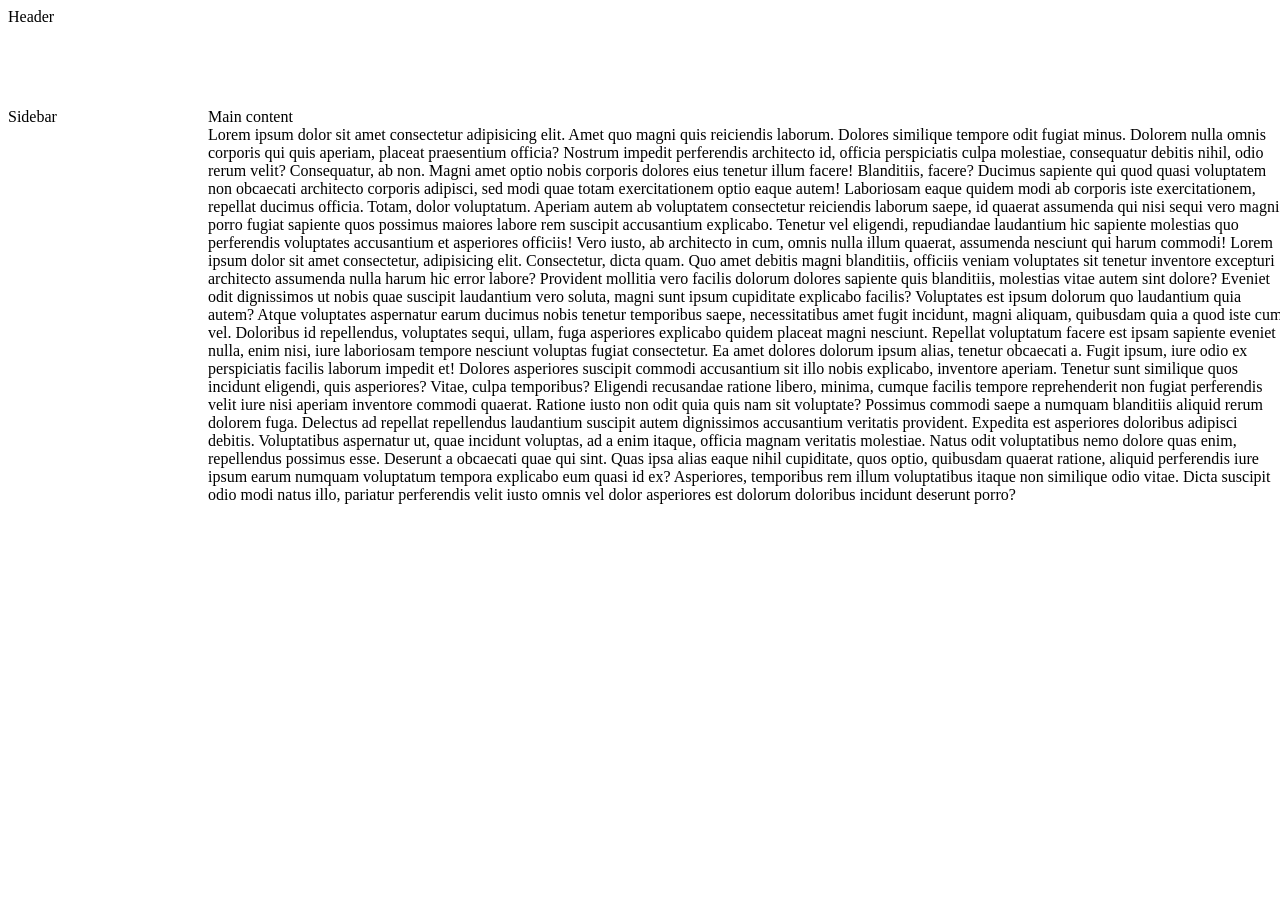
<file: grid/grid1/index.html>
<!DOCTYPE html>
<html lang="en">
<head>
    <meta charset="UTF-8">
    <meta name="viewport" content="width=device-width, initial-scale=1.0">
    <link rel="stylesheet" href="style.css">
    <title>GRID1</title>
</head>
<body>

    <main>
        <div class="grid"> 
             <header>Header</header>
             <aside>Sidebar</aside>
             <main>Main content
                 <div>Lorem ipsum dolor sit amet consectetur adipisicing elit. Amet quo magni quis reiciendis laborum. Dolores similique tempore odit fugiat minus. Dolorem nulla omnis corporis qui quis aperiam, placeat praesentium officia?
                 Nostrum impedit perferendis architecto id, officia perspiciatis culpa molestiae, consequatur debitis nihil, odio rerum velit? Consequatur, ab non. Magni amet optio nobis corporis dolores eius tenetur illum facere! Blanditiis, facere?
                 Ducimus sapiente qui quod quasi voluptatem non obcaecati architecto corporis adipisci, sed modi quae totam exercitationem optio eaque autem! Laboriosam eaque quidem modi ab corporis iste exercitationem, repellat ducimus officia.
                 Totam, dolor voluptatum. Aperiam autem ab voluptatem consectetur reiciendis laborum saepe, id quaerat assumenda qui nisi sequi vero magni porro fugiat sapiente quos possimus maiores labore rem suscipit accusantium explicabo.
                 Tenetur vel eligendi, repudiandae laudantium hic sapiente molestias quo perferendis voluptates accusantium et asperiores officiis! Vero iusto, ab architecto in cum, omnis nulla illum quaerat, assumenda nesciunt qui harum commodi!
                 Lorem ipsum dolor sit amet consectetur, adipisicing elit. Consectetur, dicta quam. Quo amet debitis magni blanditiis, officiis veniam voluptates sit tenetur inventore excepturi architecto assumenda nulla harum hic error labore?
                 Provident mollitia vero facilis dolorum dolores sapiente quis blanditiis, molestias vitae autem sint dolore? Eveniet odit dignissimos ut nobis quae suscipit laudantium vero soluta, magni sunt ipsum cupiditate explicabo facilis?
                 Voluptates est ipsum dolorum quo laudantium quia autem? Atque voluptates aspernatur earum ducimus nobis tenetur temporibus saepe, necessitatibus amet fugit incidunt, magni aliquam, quibusdam quia a quod iste cum vel.
                 Doloribus id repellendus, voluptates sequi, ullam, fuga asperiores explicabo quidem placeat magni nesciunt. Repellat voluptatum facere est ipsam sapiente eveniet nulla, enim nisi, iure laboriosam tempore nesciunt voluptas fugiat consectetur.
                 Ea amet dolores dolorum ipsum alias, tenetur obcaecati a. Fugit ipsum, iure odio ex perspiciatis facilis laborum impedit et! Dolores asperiores suscipit commodi accusantium sit illo nobis explicabo, inventore aperiam.
                 Tenetur sunt similique quos incidunt eligendi, quis asperiores? Vitae, culpa temporibus? Eligendi recusandae ratione libero, minima, cumque facilis tempore reprehenderit non fugiat perferendis velit iure nisi aperiam inventore commodi quaerat.
                 Ratione iusto non odit quia quis nam sit voluptate? Possimus commodi saepe a numquam blanditiis aliquid rerum dolorem fuga. Delectus ad repellat repellendus laudantium suscipit autem dignissimos accusantium veritatis provident.
                 Expedita est asperiores doloribus adipisci debitis. Voluptatibus aspernatur ut, quae incidunt voluptas, ad a enim itaque, officia magnam veritatis molestiae. Natus odit voluptatibus nemo dolore quas enim, repellendus possimus esse.
                 Deserunt a obcaecati quae qui sint. Quas ipsa alias eaque nihil cupiditate, quos optio, quibusdam quaerat ratione, aliquid perferendis iure ipsum earum numquam voluptatum tempora explicabo eum quasi id ex?
                 Asperiores, temporibus rem illum voluptatibus itaque non similique odio vitae. Dicta suscipit odio modi natus illo, pariatur perferendis velit iusto omnis vel dolor asperiores est dolorum doloribus incidunt deserunt porro?</div>
             </main>
        </div>
    </main>
    
</body>
</html>
</file>
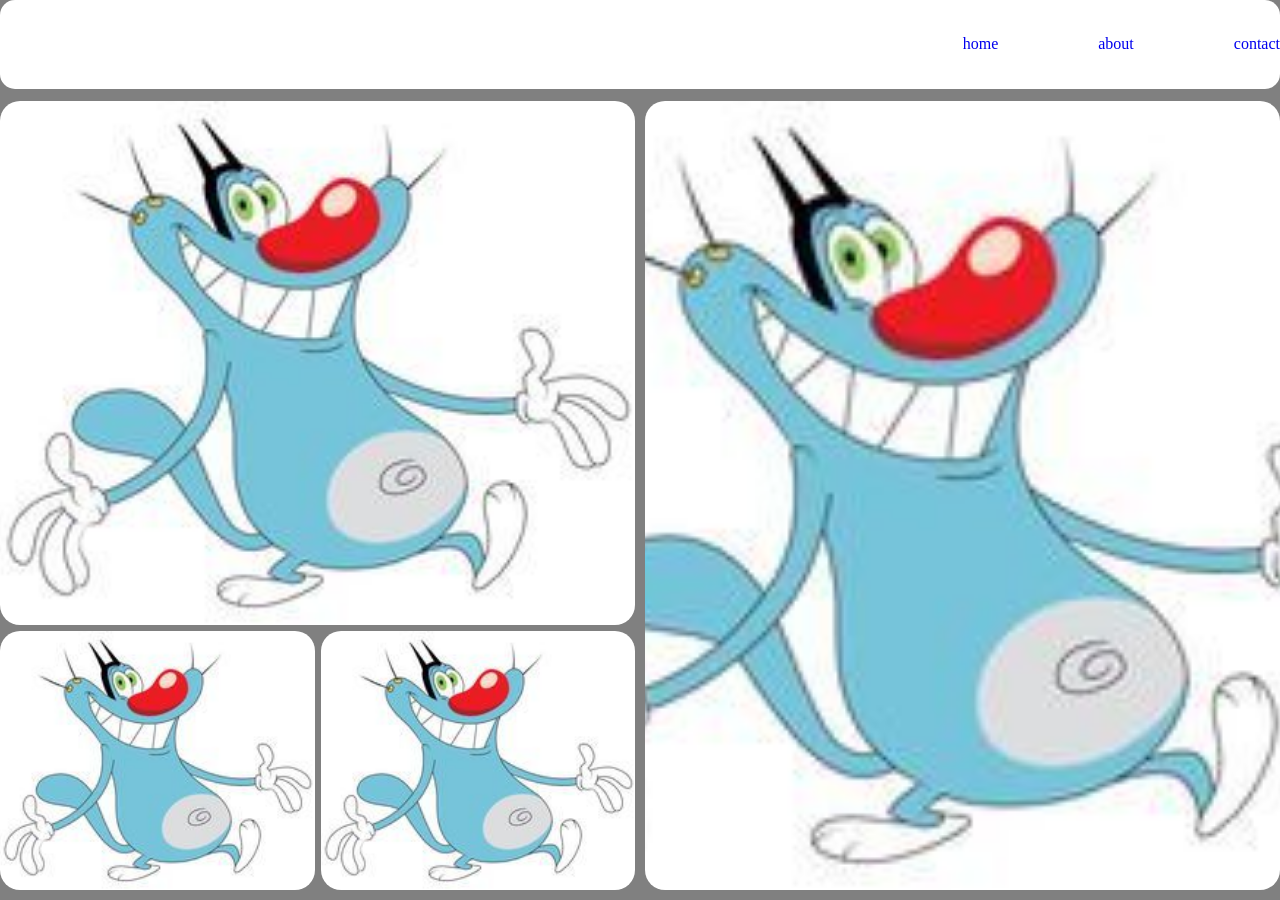
<file: grid/grid2/index.html>
<!DOCTYPE html>
<html lang="en">
<head>
    <meta charset="UTF-8">
    <meta name="viewport" content="width=device-width, initial-scale=1.0">
    <link rel="stylesheet" href="style.css">
    <title>GRID-2</title>
</head>
<body>

    <nav>
           <ul>
            <li><a href="#">home</a></li>
            <li><a href="#">about</a></li>
            <li><a href="#">contact</a></li>
           </ul>
    </nav>
    
    <main>

         <section id="sec-1">
             <div id="mainin"></div>
             <div id="sub1"></div>
             <div id="sub2"></div>
         </section>


         <section id="sec-2">
            
         </section>
    </main>
</body>
</html>
</file>
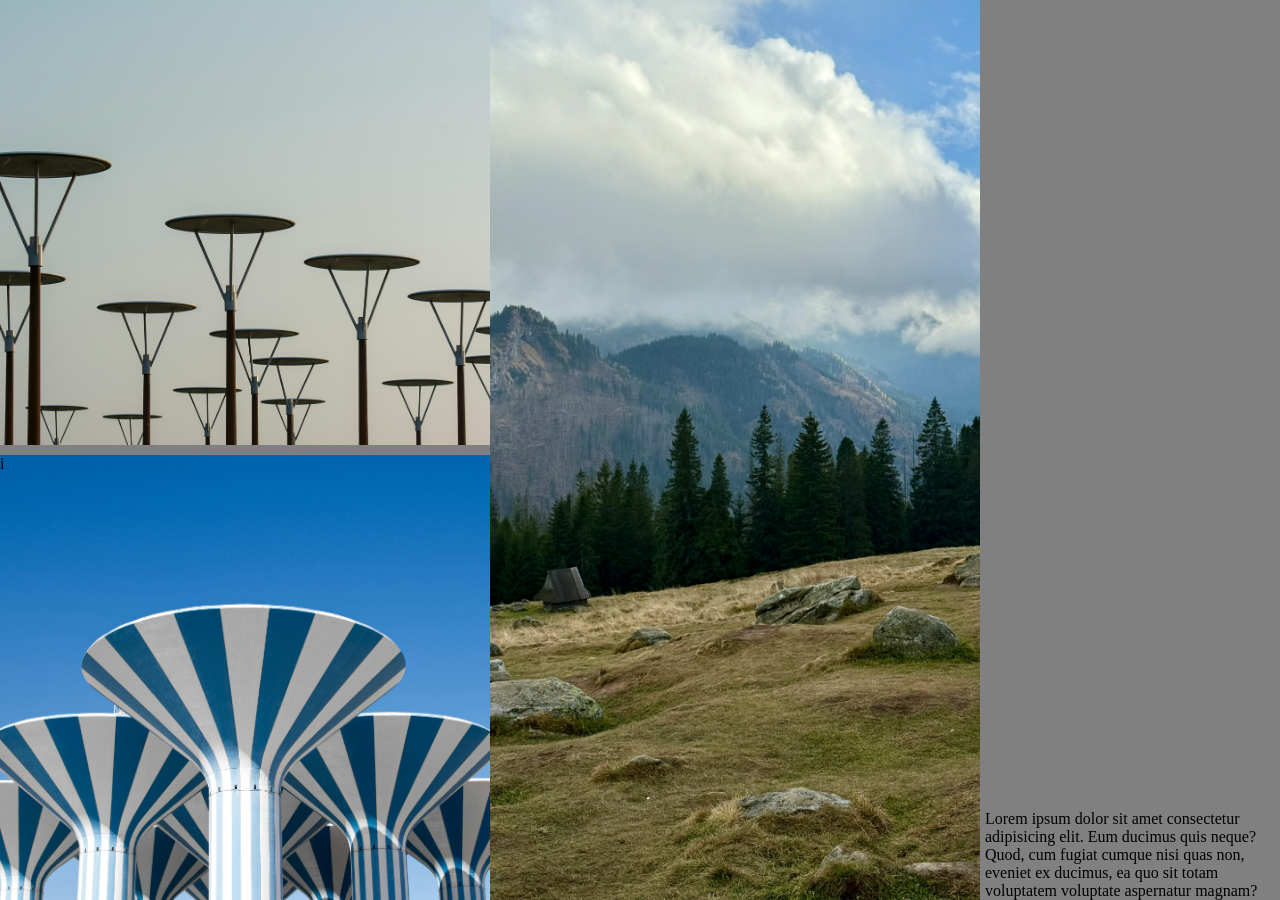
<file: grid/grid3/index.html>
<!DOCTYPE html>
<html lang="en">
<head>
    <meta charset="UTF-8">
    <meta name="viewport" content="width=device-width, initial-scale=1.0">
    <link rel="stylesheet" href="style.css">
    <title>GRID-3</title>
</head>
<body>
    
     <main>
          <section class="first">
             <div class="first-div">
               
             </div>
             <div class="second-div">
          i 
             </div>
          </section>
          <section class="second"></section>
          <section class="sidebar">
            <div>Lorem ipsum dolor sit amet consectetur adipisicing elit. Eum ducimus quis neque? Quod, cum fugiat cumque nisi quas non, eveniet ex ducimus, ea quo sit totam voluptatem voluptate aspernatur magnam?</div>
          </section>
          
     </main>

    
</body>
</html>
</file>
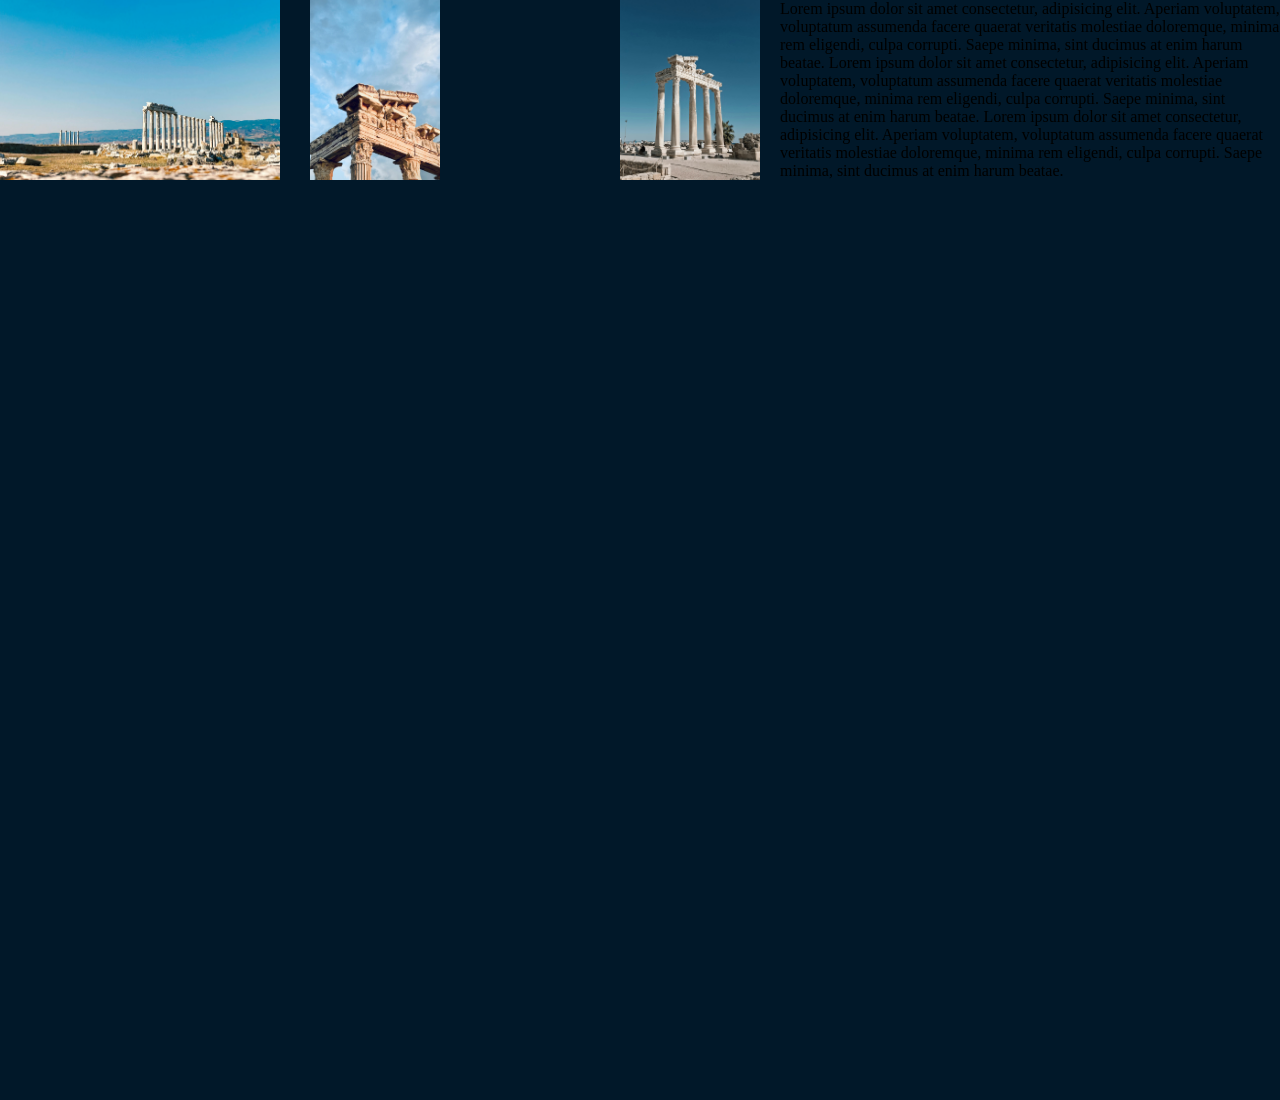
<file: grid/grid4/index.html>
<!DOCTYPE html>
<html lang="en">
<head>
    <meta charset="UTF-8">
    <meta name="viewport" content="width=device-width, initial-scale=1.0">
    <link rel="stylesheet" href="style.css">
    <title>GRID-4</title>
</head>
<body>
    <main>
         <section class="first"></section>
         <section class="second"></section>
         <section class="third"></section>
         <section class="fourth"></section>
         <section class="sidebar">
            Lorem ipsum dolor sit amet consectetur,
             adipisicing elit. Aperiam voluptatem,
              voluptatum assumenda facere quaerat 
              veritatis molestiae doloremque, minima
               rem eligendi, culpa corrupti. Saepe minima,
             sint ducimus at enim harum beatae.
               Lorem ipsum dolor sit amet consectetur,
             adipisicing elit. Aperiam voluptatem,
              voluptatum assumenda facere quaerat 
              veritatis molestiae doloremque, minima
               rem eligendi, culpa corrupti. Saepe minima,
             sint ducimus at enim harum beatae.
               Lorem ipsum dolor sit amet consectetur,
             adipisicing elit. Aperiam voluptatem,
              voluptatum assumenda facere quaerat 
              veritatis molestiae doloremque, minima
               rem eligendi, culpa corrupti. Saepe minima,
             sint ducimus at enim harum beatae.
         </section>

         <section class="fifth"></section>
    </main>
</body>
</html>
</file>
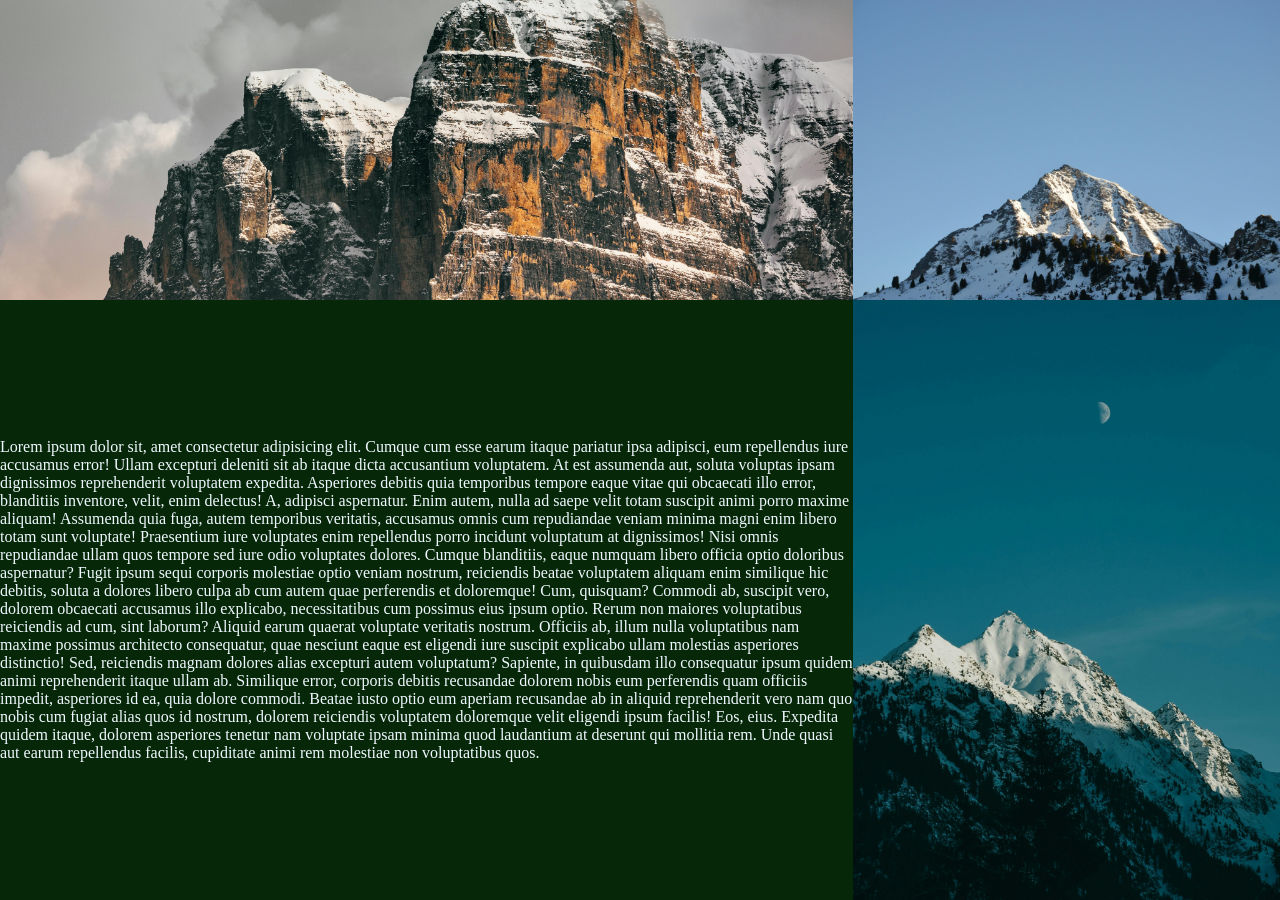
<file: grid/grid5/index.html>
<!DOCTYPE html>
<html lang="en">
<head>
    <meta charset="UTF-8">
    <meta name="viewport" content="width=device-width, initial-scale=1.0">
    <link rel="stylesheet" href="style.css">
    <title>GRID-5</title>
</head>
<body>
    <main>
          <section class="first"></section>
          <section class="second"></section>
          <section class="content">
            Lorem ipsum dolor sit, amet consectetur adipisicing elit. Cumque cum esse earum itaque pariatur ipsa adipisci, eum repellendus iure accusamus error! Ullam excepturi deleniti sit ab itaque dicta accusantium voluptatem.
            At est assumenda aut, soluta voluptas ipsam dignissimos reprehenderit voluptatem expedita. Asperiores debitis quia temporibus tempore eaque vitae qui obcaecati illo error, blanditiis inventore, velit, enim delectus! A, adipisci aspernatur.
            Enim autem, nulla ad saepe velit totam suscipit animi porro maxime aliquam! Assumenda quia fuga, autem temporibus veritatis, accusamus omnis cum repudiandae veniam minima magni enim libero totam sunt voluptate!
            Praesentium iure voluptates enim repellendus porro incidunt voluptatum at dignissimos! Nisi omnis repudiandae ullam quos tempore sed iure odio voluptates dolores. Cumque blanditiis, eaque numquam libero officia optio doloribus aspernatur?
            Fugit ipsum sequi corporis molestiae optio veniam nostrum, reiciendis beatae voluptatem aliquam enim similique hic debitis, soluta a dolores libero culpa ab cum autem quae perferendis et doloremque! Cum, quisquam?
            Commodi ab, suscipit vero, dolorem obcaecati accusamus illo explicabo, necessitatibus cum possimus eius ipsum optio. Rerum non maiores voluptatibus reiciendis ad cum, sint laborum? Aliquid earum quaerat voluptate veritatis nostrum.
            Officiis ab, illum nulla voluptatibus nam maxime possimus architecto consequatur, quae nesciunt eaque est eligendi iure suscipit explicabo ullam molestias asperiores distinctio! Sed, reiciendis magnam dolores alias excepturi autem voluptatum?
            Sapiente, in quibusdam illo consequatur ipsum quidem animi reprehenderit itaque ullam ab. Similique error, corporis debitis recusandae dolorem nobis eum perferendis quam officiis impedit, asperiores id ea, quia dolore commodi.
            Beatae iusto optio eum aperiam recusandae ab in aliquid reprehenderit vero nam quo nobis cum fugiat alias quos id nostrum, dolorem reiciendis voluptatem doloremque velit eligendi ipsum facilis! Eos, eius.
            Expedita quidem itaque, dolorem asperiores tenetur nam voluptate ipsam minima quod laudantium at deserunt qui mollitia rem. Unde quasi aut earum repellendus facilis, cupiditate animi rem molestiae non voluptatibus quos.
          </section>
          <section class="third"></section>
          
    </main>
</body>
</html>
</file>
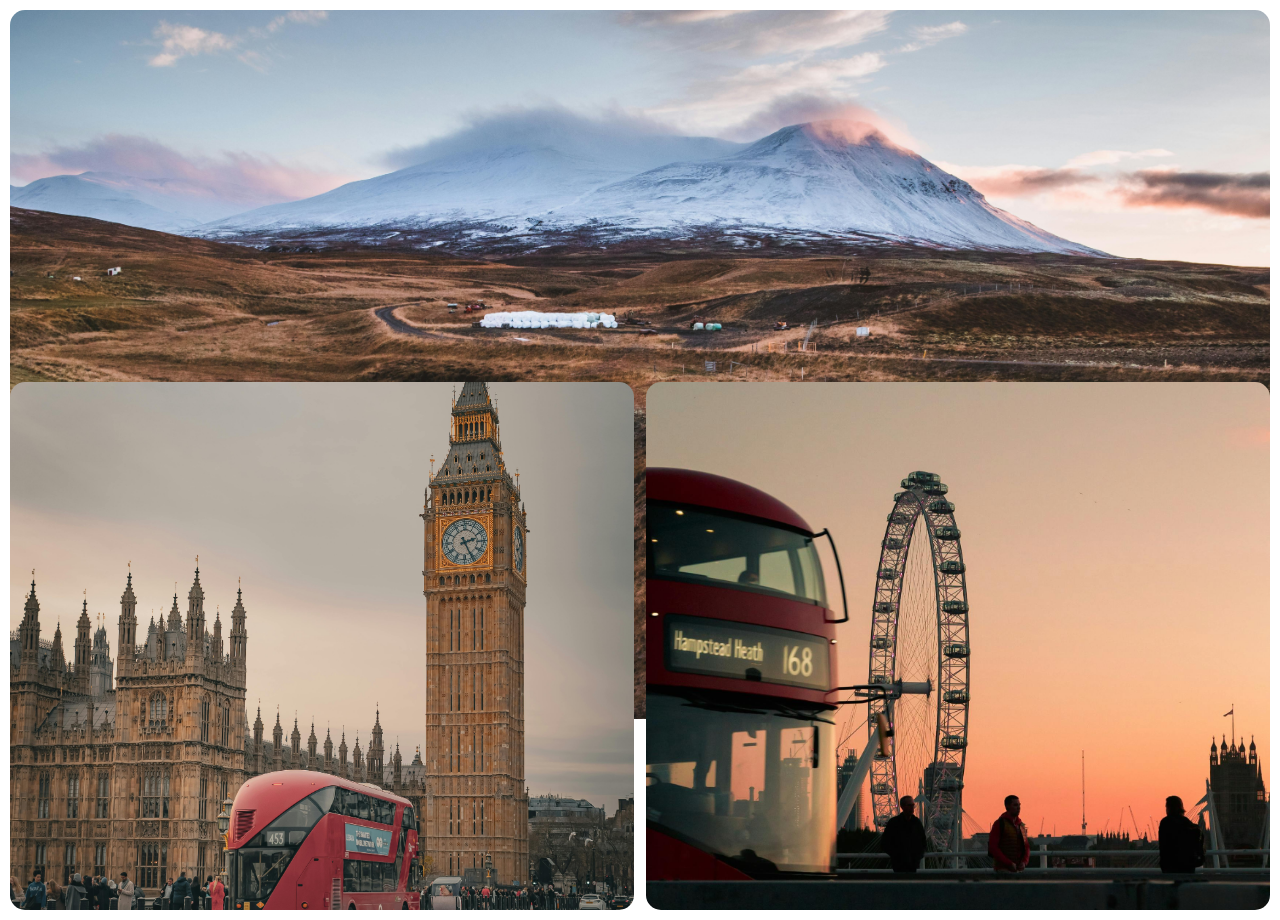
<file: grid/grid6/index.html>
<!DOCTYPE html>
<html lang="en">
<head>
    <meta charset="UTF-8">
    <meta name="viewport" content="width=device-width, initial-scale=1.0">
    <link rel="stylesheet" href="style.css">
    <title>grid-6</title>
</head>
<body>
    
    <main>
         <section class="hero">
            
         </section>

         <section class="first-sub"></section>
         <section class="second-sub"></section>
    </main>
</body>
</html>
</file>
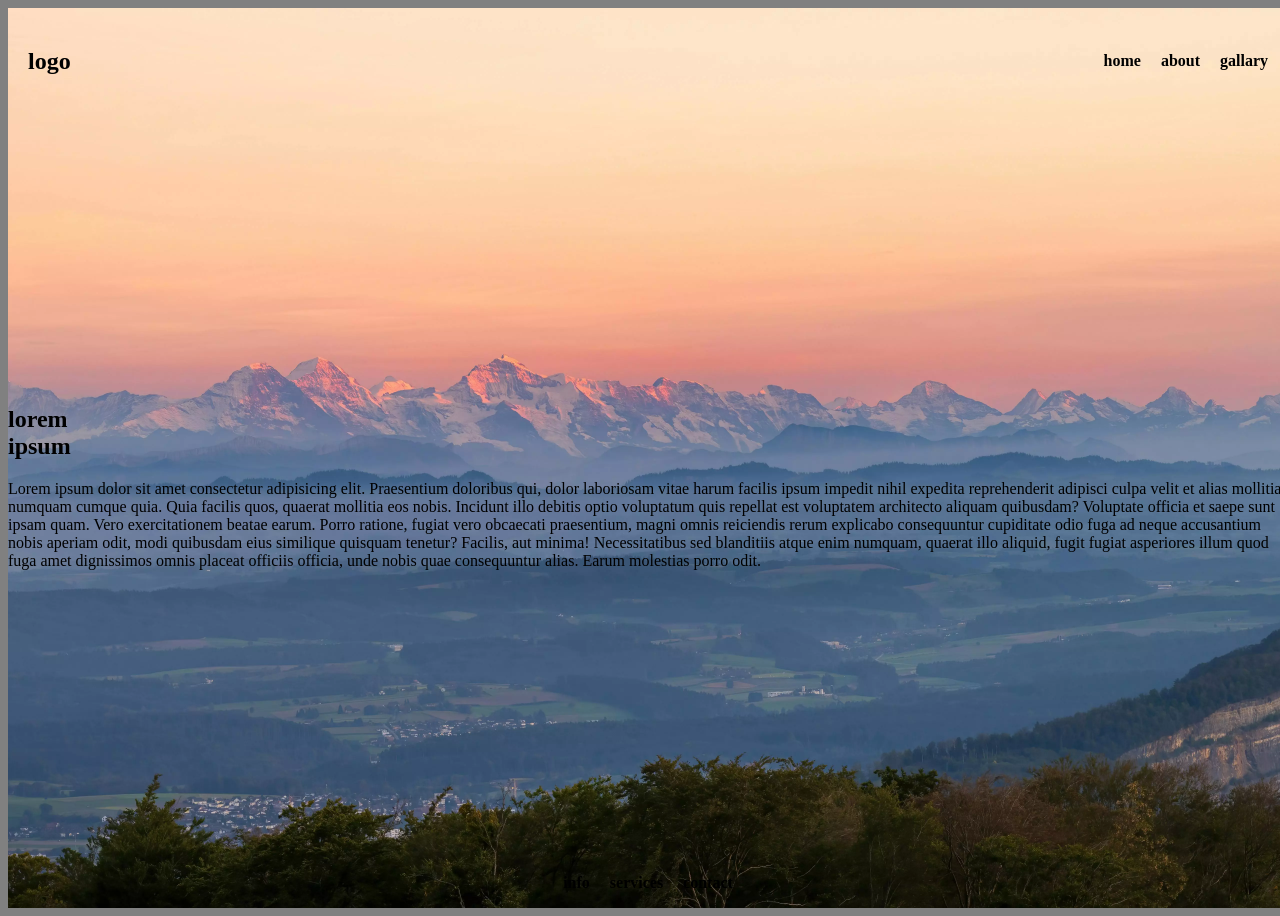
<file: landing page/1/index.html>
<!DOCTYPE html>
<html lang="en">
<head>
    <meta charset="UTF-8">
    <meta name="viewport" content="width=device-width, initial-scale=1.0">
    <link rel="stylesheet" href="style.css">
    <title>Document</title>
</head>
<body>
    <main class="hero">
         <nav>
            <h2>logo</h2>
                     
                     <ul class="links">
                         <li><a href="">home</a></li>
                         <li><a href="">about</a></li>
                         <li><a href="">gallary</a></li>
                     </ul>
              
         </nav>
         <section>
            <h1>lorem <br>
                 ipsum</h1>
            <p>
               Lorem ipsum dolor sit amet consectetur adipisicing elit. Praesentium doloribus qui, dolor laboriosam vitae harum facilis ipsum impedit nihil expedita reprehenderit adipisci culpa velit et alias mollitia numquam cumque quia.
               Quia facilis quos, quaerat mollitia eos nobis. Incidunt illo debitis optio voluptatum quis repellat est voluptatem architecto aliquam quibusdam? Voluptate officia et saepe sunt ipsam quam. Vero exercitationem beatae earum.
               Porro ratione, fugiat vero obcaecati praesentium, magni omnis reiciendis rerum explicabo consequuntur cupiditate odio fuga ad neque accusantium nobis aperiam odit, modi quibusdam eius similique quisquam tenetur? Facilis, aut minima!
               Necessitatibus sed blanditiis atque enim numquam, quaerat illo aliquid, fugit fugiat asperiores illum quod fuga amet dignissimos omnis placeat officiis officia, unde nobis quae consequuntur alias. Earum molestias porro odit.
            </p>
         </section>
         <footer>
             
                 <ul class="links">
                     <li><a href="">info</a></li>
                     <li><a href="">services</a></li>
                     <li><a href="">contact</a></li>
                 </ul>
             
         </footer>
    </main>
</body>
</html>
</file>
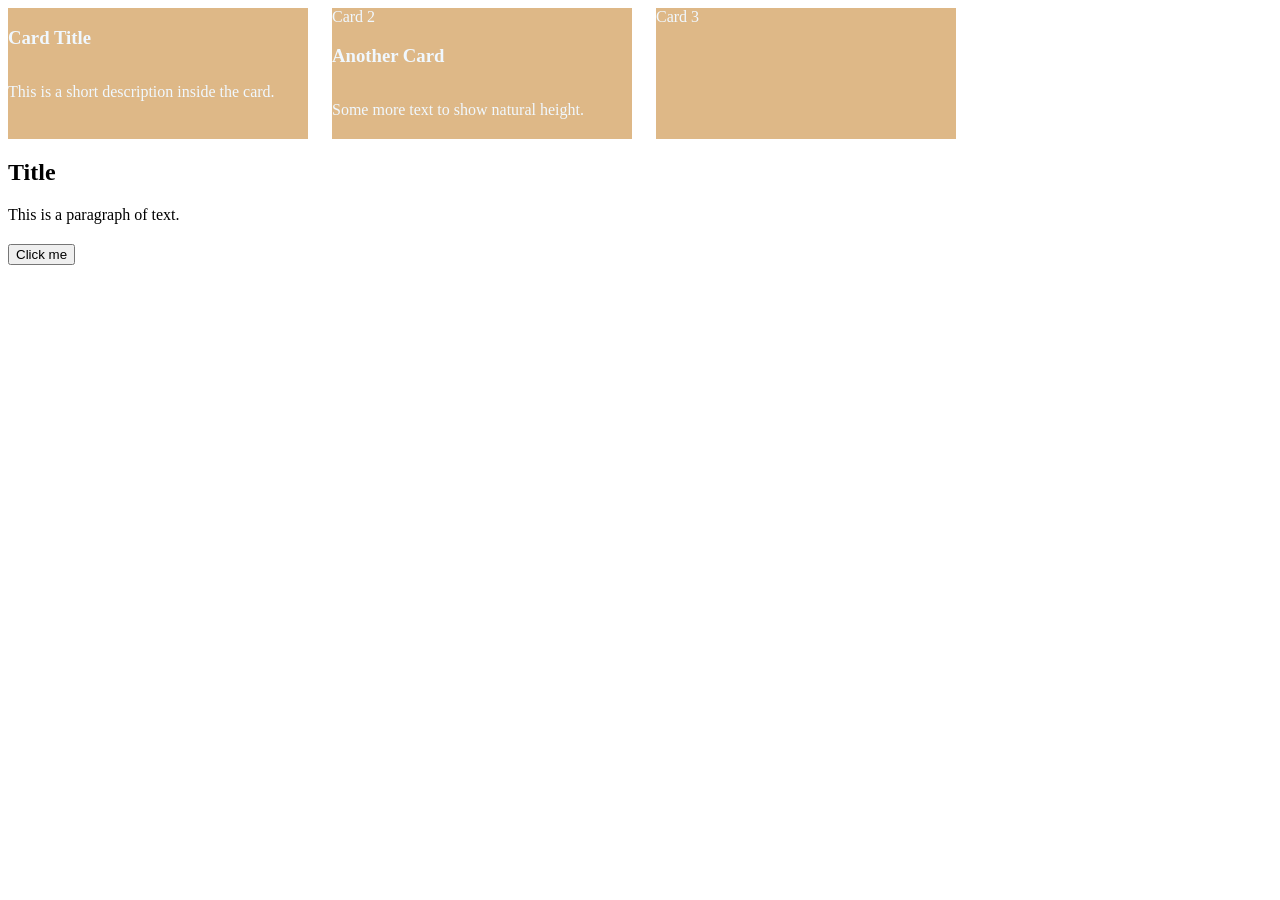
<file: ui/buttons/button1/sapce/space1/index.html>
<!DOCTYPE html>
<html lang="en">
<head>
    <meta charset="UTF-8">
    <meta name="viewport" content="width=device-width, initial-scale=1.0">
    <link rel="stylesheet" href="style.css">
    <title>space-1</title>
</head>
<body>

<div class="cards">
  <div class="card">
      <h3>Card Title</h3>
    <p>This is a short description inside the card.</p>
  </div>
  <div class="card">
     Card 2
     <h3>Another Card</h3>
    <p>Some more text to show natural height.</p>
  </div>
  <div class="card">Card 3</div>
</div>

<div class="card-b">
    <h2>Title</h2>
<p>This is a paragraph of text.</p>
<button>Click me</button>
</div>
    
</body>
</html>
</file>
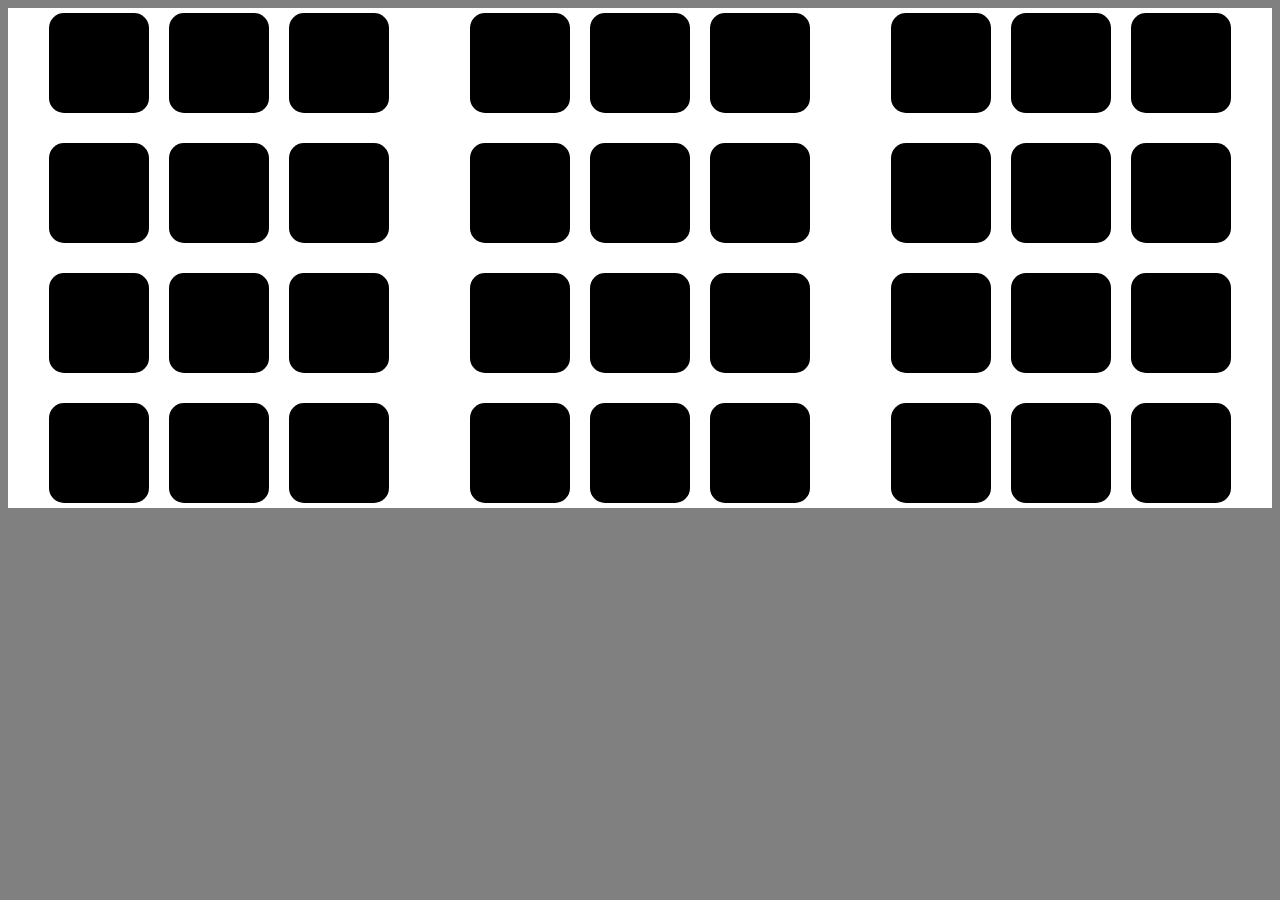
<file: flex-box/flexbox-pratice.html>
<!DOCTYPE html>
<html lang="en">
<head>
    <meta charset="UTF-8">
    <meta name="viewport" content="width=device-width, initial-scale=1.0">
    <link rel="stylesheet" href="flexbox-practice1.css">
    <title>Document</title>
</head>
<body>
 <main>
      <section class="container">
            <div class="division"></div>  
            <div class="division"></div>  
            <div class="division"></div>  
            <div class="division"></div>  
            <div class="division"></div>  
            <div class="division"></div>      
            <div class="division"></div>  
            <div class="division"></div>  
            <div class="division"></div>  
            <div class="division"></div>  
            <div class="division"></div>  
            <div class="division"></div>  

          
      </section>

      <section class="container">
            <div class="division2"></div>  
            <div class="division2"></div>  
            <div class="division2"></div>  
            <div class="division2"></div>  
            <div class="division2"></div>  
            <div class="division2"></div>      
            <div class="division2"></div>  
            <div class="division2"></div>  
            <div class="division2"></div>  
            <div class="division2"></div>  
            <div class="division2"></div>  
            <div class="division2"></div>  
      </section>

           <section class="container">
            <div class="division3"></div>  
            <div class="division3"></div>  
            <div class="division3"></div>  
            <div class="division3"></div>  
            <div class="division3"></div>  
            <div class="division3"></div>      
            <div class="division3"></div>  
            <div class="division3"></div>  
            <div class="division3"></div>  
            <div class="division3"></div>  
            <div class="division3"></div>  
            <div class="division3"></div>  
      </section>
</main> 
</body>
</html>
</file>
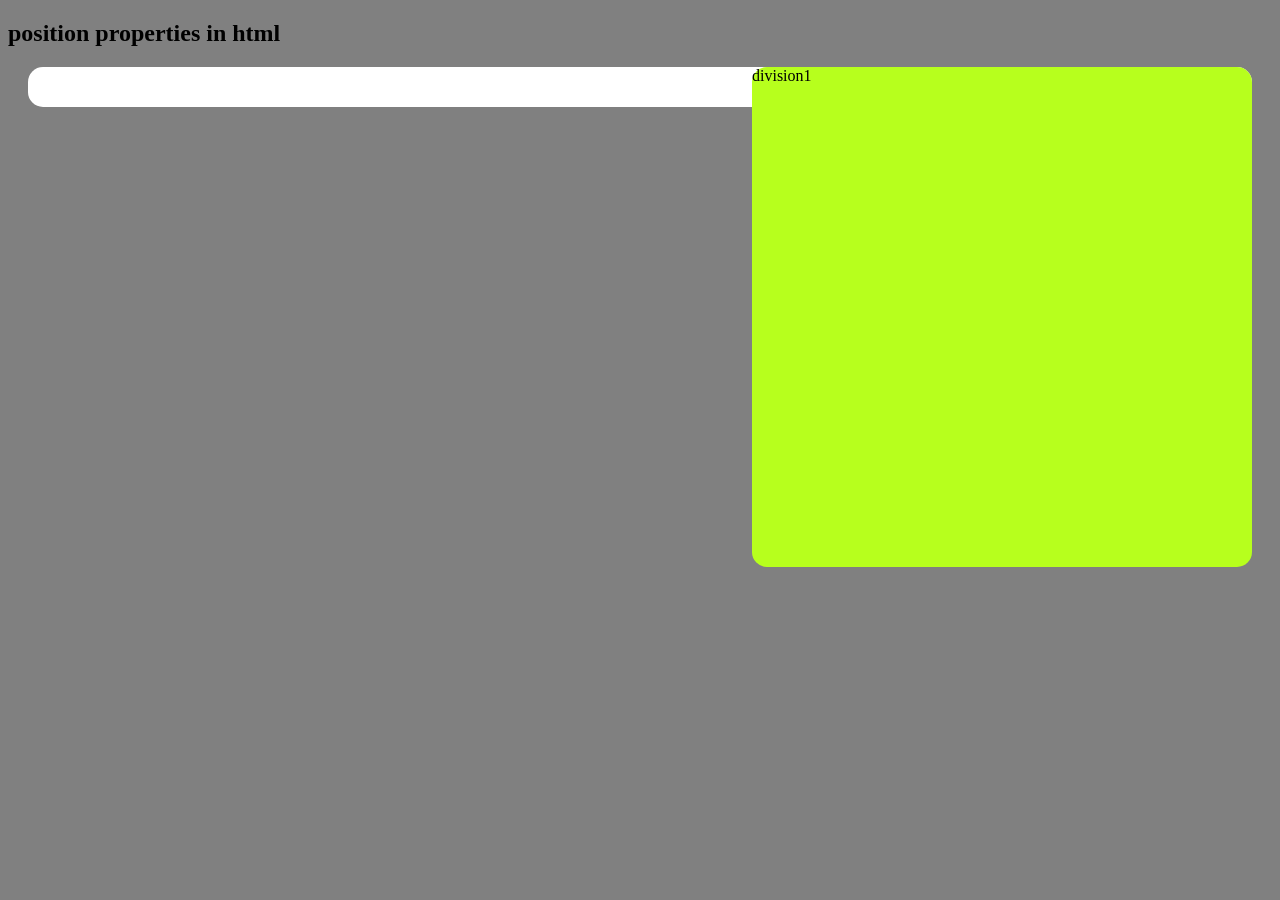
<file: structure/position/STATIC.html>
<!DOCTYPE html>
<html lang="en">
<head>
    <meta charset="UTF-8">
    <meta name="viewport" content="width=device-width, initial-scale=1.0">
    <link rel="stylesheet" href="static.css">
    <title>position</title>
</head>
<body>
    <h2>position properties in html</h2>
    <main>
         <section>
               <div > division1 </div>
         </section>
            
           
     
    </main>
</body>
</html>
</file>
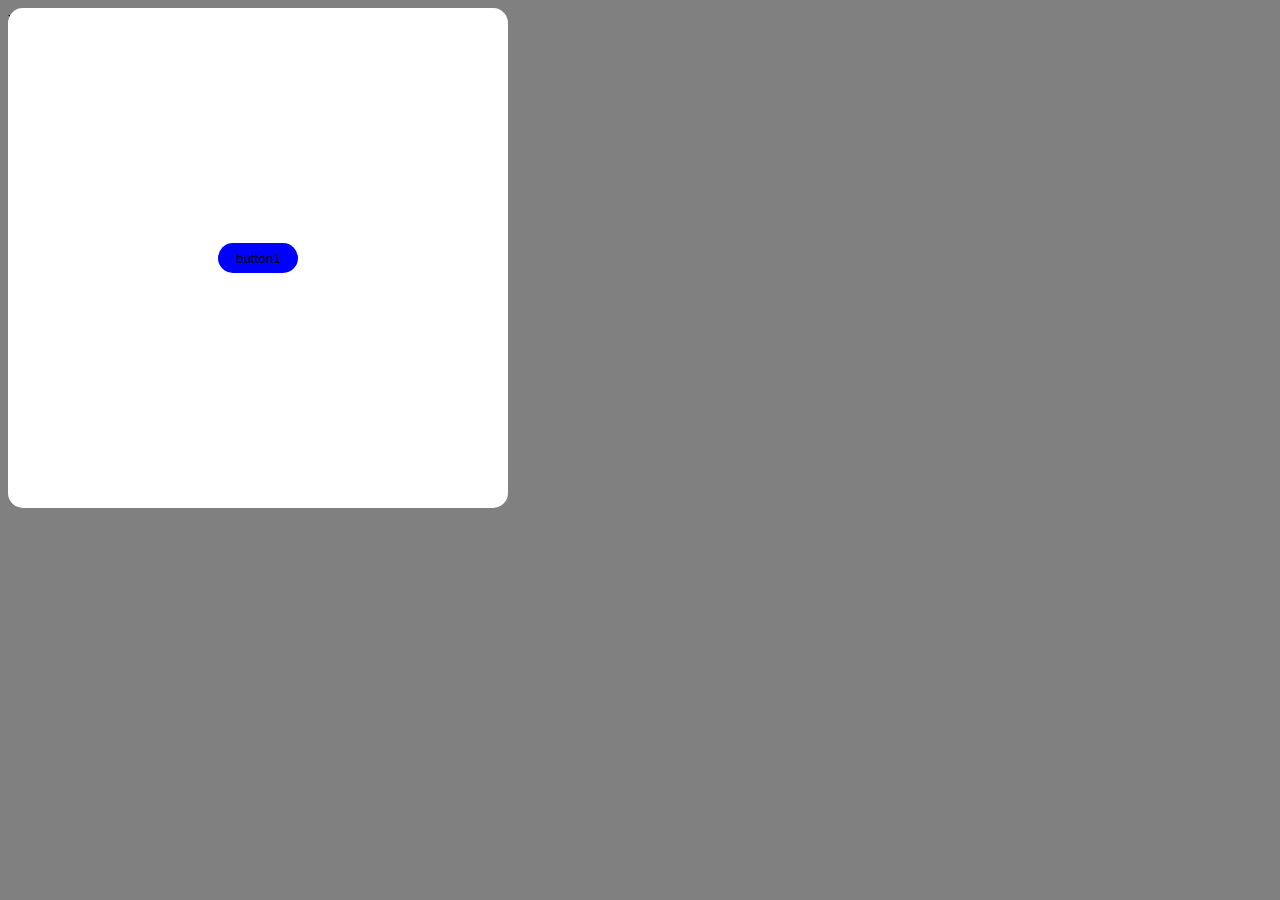
<file: ui/buttons/button1/button1.html>
<!DOCTYPE html>
<html lang="en">
<head>
    <meta charset="UTF-8">
    <meta name="viewport" content="width=device-width, initial-scale=1.0">
    <link rel="stylesheet" href="button1.css">
    <title>button1</title>
</head>
<body>
    <main>
         <section>
              <button type="submit" id="button">button1</button>
         </section>
    </main>
    <footer>
         made with ❤️ by saurav
    </footer>
</body>
</html>
</file>
<file: grid/grid1/style.css>
html{

}

body{
    width:100%;

}

main{

}

.grid{
   
   display:grid;
   grid-template-columns: 200px 1fr; 
   grid-template-rows: 100px auto; 
}



header {
  grid-column: 1 / span 2; /* stretch across both columns */
  grid-row: 1;             /* first row */
}

aside {
  grid-column: 1;           /* first column */
  grid-row: 2;              /* second row */
}

main {
  grid-column: 2;           /* second column */
  grid-row: 2;              /* second row */
}
</file>
<file: grid/grid2/style.css>
html{
    height: 100vh;
}

body{
    margin: 0;
    padding: 0;
    box-sizing: border-box;
    height: 100vh;
    max-width: 100%;
    background-color: gray;
    display:flex;
    flex-direction: column;

}

main{
    height: 100vh;
    display:grid;
    grid-template-columns: repeat(2, 1fr);
    grid-template-rows:1fr;
    gap:10px;
    flex-grow: 1;
}

nav{
   
    display: flex;
    justify-content: flex-end;
    align-items: center;
    height:100px;
    background-color: white;
    border-radius: 15px;
    margin-bottom: 12px;
   

   
    
}


#logo{
    flex-grow: 1;
    background-image: url(images/joe.png);
    width:70px;
    height: 70px;
    background-size: contain;
    background-repeat: no-repeat;
    background-position: center;
    
}

ul{
   

    display: flex;
    justify-content: space-evenly;
    align-items: center;
    gap: 100px;
    padding: 0px;
    list-style: none;
}

li{
    text-decoration: none;
    list-style: none;
    padding:0px;
   
}

a{
    text-decoration: none;
}
#sec-1{
    grid-column: 1/2;
    grid-row:1/4;
    display: grid;
    grid-template-columns: 1fr 1fr;
    gap:6px;
    
    
   
    
}

#sec-2{
    grid-row: span 2;
    background-image: url("images/oggy.jpg");
    width:100%;
    grid-column: 2/3;
    background-position:center;
     background-size: cover;
    background-repeat: no-repeat;
    border-radius: 20px;
   
}

#mainin{
    
    grid-column: span 2;
    grid-row: span 2;
    background-image: url("images/oggy.jpg");
    background-position: center;
    background-size: cover;
    background-repeat: no-repeat;
    border-radius: 20px;
    
}

#sub1{
    grid-column: 1/2;
    grid-row: 3/4;
    background-image: url("images/oggy.jpg");
    width:100%;
    background-position: center;
    background-size:cover;
    background-repeat: no-repeat;
    border-radius: 20px;
    margin-bottom: 10px;
}

#sub2{
    grid-column: 2/3;
    grid-row: 3/4;
    background-image: url("images/oggy.jpg");
    width:100%;
    background-position: center;
    background-size:cover;
    background-repeat: no-repeat;
    border-radius: 20px;
    margin-bottom: 10px;
}
</file>
<file: grid/grid3/style.css>
html{

}

body{
    box-sizing: border-box;
    margin:0;
    padding:0;
    max-width:100%;
    background-color: gray;
}

main{
   height: 100vh;
   display:grid;
   grid-template-columns: 1fr 1fr 300px;
   

}

.first{

    grid-column: 1/2;
    grid-row: 1/3;
    display:grid;
    grid-template-rows: 1fr 1fr;
    grid-template-columns: 1fr;
    gap:10px;

}

 .first-div{
    grid-column: 1/3;
    grid-row: 1/2;

    background-image: url(images/pexels-jan-van-der-wolf-11680885-19736412.jpg);
    background-size: cover;
    background-repeat: no-repeat;
    background-position: center;
 }

  .second-div{
    grid-column: 1/3;
    grid-row: 2/3;
    
    background-image:url(images/pexels-elliot-fais-471883-20145180.jpg);
    background-size: cover;
    background-repeat: no-repeat;
    background-position: center;


 }
.second{
    grid-column: 2/3;
    grid-row: 1/3;
     background-image:url(images/nature.jpg);
    background-size: cover;
    background-repeat: no-repeat;
    background-position: center;

}

.sidebar{
    grid-column: 3/4;
    grid-row: 1/3;
    display: flex;
    flex-direction: column;
    justify-content: flex-end;
    margin-left: 5px;

}

.third{
    height: 100vh;

}

/* media queries*/
/* for mobile*/

@media (max-width: 600px) {
body{
    background-color: rgb(58, 172, 181);
}

main{
   height: 100vh;
   display:grid;
   grid-template-columns: 1fr 1fr ;
}

.first{
    grid-column: 1/3;
}

.second{
    grid-column:2/3;
}

.sidebar{
    
}

}
</file>
<file: grid/grid4/style.css>
html{
scroll-behavior: smooth;
}

body{
    padding:0;
    margin:0;
    box-sizing: border-box;
    background-color: rgb(1, 24, 41);
}

main{
   
    display:grid;
    grid-template-columns: 2fr 1fr 1fr 1fr 500px;
    gap:20px;
}

.first{
    grid-column: 1/2;
    background-image:url(images/athen.jpg);
    background-repeat: no-repeat;
    background-position: center;
    background-size: cover;
}

.second{
    grid-column: 2/3;
    background-image: url(images/athen2.jpg);
    background-repeat: no-repeat;
    background-position: center;
    background-size: cover;
    margin-left: 10px;
}

.third{
    grid-column: 3/4;
}

.fourth{
    grid-column: 4/5;
    background-image:url(images/athen3.jpg);
    background-repeat: no-repeat;
    background-position: center;
    background-size: cover;
}

.sidebar{
    grid-column: 5/6;
    background-repeat: no-repeat;
    background-position: center;
    background-size: cover;
}

.fifth{
    height:100vh;
}
</file>
<file: grid/grid5/style.css>
html{

}

body{
    padding:0;
    margin:0;
    box-sizing: border-box;
    background-color: rgb(6, 40, 8);
}

main{
    height: 100vh;
    display: grid;
    grid-template-columns: 2fr 1fr;
    grid-auto-rows: 1fr 2fr;
}

.first{
    grid-column: 1/2;
    grid-row: 1/2;
    background-image: url(images/mountain3.jpg);
    background-position: center;
    background-repeat: no-repeat;
    background-size: cover;
}

.second{
    grid-column: 2/3;
    grid-row: 1/2;
    background-image:url(images/mountain.jpg);
    background-position: center;
    background-repeat: no-repeat;
    background-size: cover;
}

.content{
    grid-column: 1/2;
    grid-row: 2/3;
    color: aliceblue;
    display: flex;
    flex-direction: column;
    justify-content:center;
}

.third{
    grid-column: 2/3;
    grid-row: 2/3;
    background-image:url(images/mountain2.jpg);
    background-position: center;
    background-repeat: no-repeat;
    background-size: cover;
}
</file>
<file: grid/grid6/style.css>
html{

}

body{
    margin:0;
    padding:10px;
    box-sizing: border-box;

}

main{
    min-height:100vh;
    display: grid;
    grid-template-columns: 1fr 1fr;
    grid-template-rows: minmax(250px, 40vh) 2fr;
    gap:12px;
}

.hero{
    grid-column: 1/-1;
    aspect-ratio: 16/9;
    grid-row:1/2;
    background-image: url(images/mountain.jpg);
    background-repeat: no-repeat;
    background-position: center;
    background-size: cover;
}

.first-sub{
    grid-column:1/2;
    grid-row:2/3;
    background-image: url(images/pexels-alex-revilla-2154326563-36018670.jpg);
    background-repeat: no-repeat;
    background-position: center;
    background-size: cover;
}

.second-sub{
    grid-column:2/3;
    grid-row:2/3;
    background-image:url(images/pexels-vizart-10255883.jpg);
    background-repeat: no-repeat;
    background-position: center;
    background-size: cover;
}

section{
    border-radius: 15px;
}


@media (min-width:600px) and (max-width: 1024px){
    body{
        padding:5px;
        margin:0;
    } 

    main{
    height:100vh;
    display: grid;
    grid-template-columns: 2fr 1fr 1fr;
}


.hero{
    grid-column: 1/2;
    grid-row: unset; 
   
}

.first-sub{
    grid-column:2/3;
    grid-row: unset; 
   
}


.second-sub{
    grid-column:3/4;
    grid-row: unset; 
   
}


}
</file>
<file: landing page/1/style.css>
html{


}

body{
 width:100%;
 background-color: gray;
 display: grid;

}

.hero{
    display:flex;
    flex-direction: column;
    justify-content:space-between;
    height: 100vh;
    background-image: url("images/nature.webp");
    background-size: cover;
    background-position: center;
    background-repeat: no-repeat;
  
}

nav{
    display:flex;
    flex-direction: row;
    justify-content: space-between;
    align-items: center;
    padding:20px;
    
}



 .links{
     list-style: none;
     display: flex;
     flex-direction: row;
     justify-content: center;
     align-items: center;
     padding:0;
     gap:20px;
     
}

ul a{
    text-decoration: none;
    color: black;
    font-weight: bold;
}

ul{
     list-style: none;
}

section{
 
     
}

footer{
    display: flex;
    justify-content: space-around;
    
}
</file>
<file: ui/buttons/button1/sapce/space1/style.css>
.cards{
    display:flex;
    justify-content: flex-start;
    gap:24px;
}

.card{
    width:300px;
    background-color: burlywood;
    color: aliceblue;
   
    display: flex;
   flex-direction: column;

}

.card-b{

}
h2{
    margin-bottom: 20px;
}

p{
    margin-bottom: 20px;
}
</file>
<file: flex-box/flexbox-practice1.css>
body{
    background-color: gray;
    

}

main{
    display:flex;

}

.container{
    max-width: 500px;
    height:500px;
    margin: auto;
    display:flex;
    flex-direction: row;
    justify-content: flex-start;
    align-content: center;
    justify-content: center;
    align-items: center;
    align-content: space-around;
    flex-wrap: wrap;
    background-color: white;
    gap:20px;

}

.division{
  width:100px;
  height:100px;
  background-color: rgb(0, 0, 0);
  border:none;
  border-radius: 15px;
}

.division2{
  width:100px;
  height:100px;
  background-color: rgb(0, 0, 0);
  border:none;
  border-radius: 15px;
}

.division3{
  width:100px;
  height:100px;
  background-color: rgb(0, 0, 0);
  border:none;
  border-radius: 15px;
}
</file>
<file: structure/position/static.css>
body{
     background-color: gray;
}

section{
    background-color: white;
    padding:20px;
    margin: 20px;
    border-radius: 15px;
    position:relative;
}


div{
    background-color: rgb(183, 255, 29);
    position:absolute;
    width:500px;
    height:500px;
    border-radius: 15px;
    top:0;
    right:0;

}
</file>
<file: ui/buttons/button1/button1.css>
body{
    background-color: gray;
}

main{
position: relative;
}

section{
    display:flex;
    justify-content: center;
    flex-direction: column;
    align-items: center;
    background-color: white;
    width:500px;
    height:500px;
    border-radius: 15px;
    position:absolute;
    
}

#button{
    
    background-color: blue;
    width:80px;
    height:30px;
    text-align: center;
    border-radius: 15px;
    border:none;
    cursor: pointer;
}
</file>
